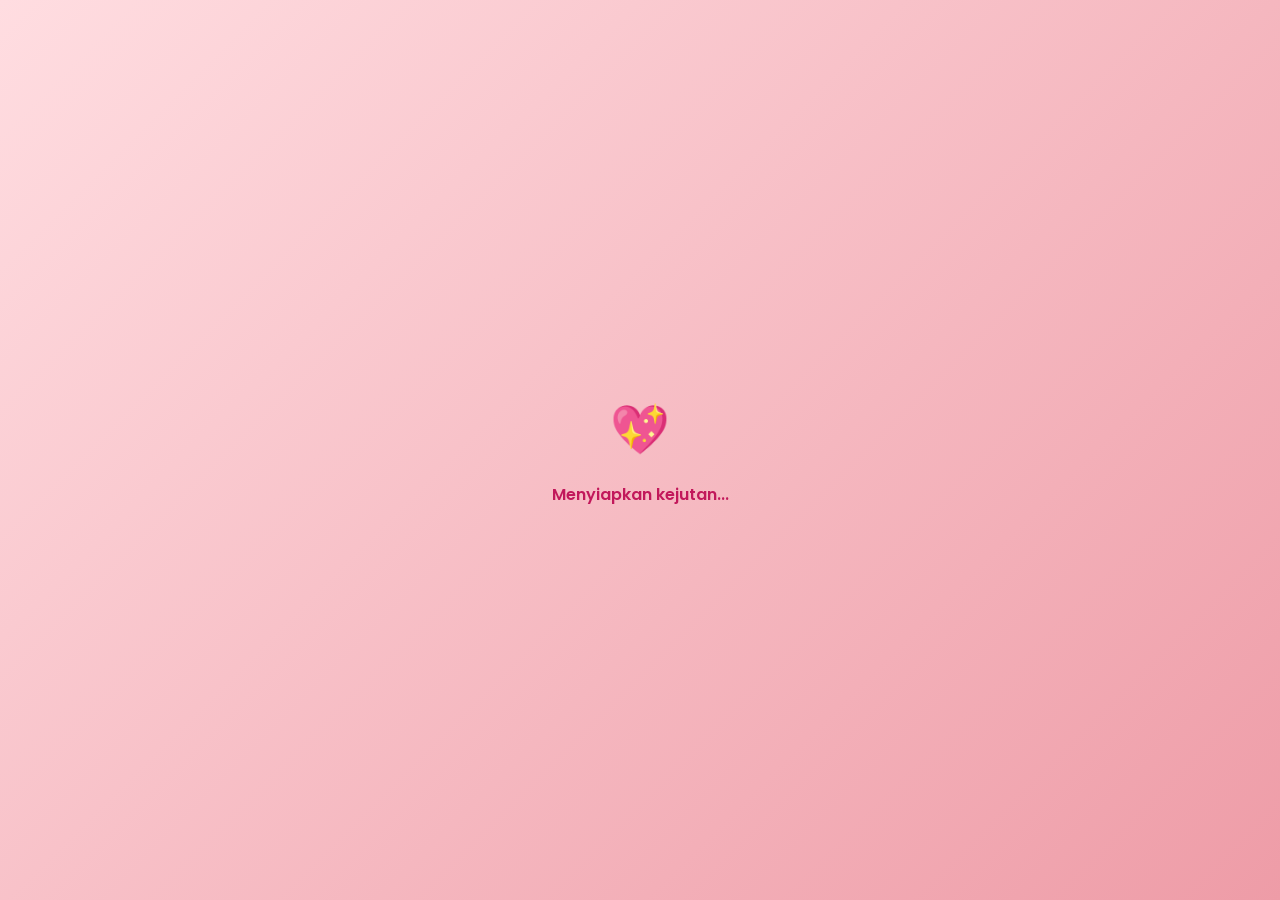
<file: index.html>
<!DOCTYPE html>
<html lang="id">
<head>
    <meta charset="UTF-8">
    <meta name="viewport" content="width=device-width, initial-scale=1.0">
    <title>Happy Birthday Egrrischa ❤️</title>
    <link rel="stylesheet" href="css/style.css">
    <link rel="stylesheet" href="css/animation.css">
    <link rel="stylesheet" href="css/responsive.css">
    <link href="https://fonts.googleapis.com/css2?family=Poppins:wght@300;500;700&display=swap" rel="stylesheet">
    <style>
        body {
            margin: 0;
            min-height: 100vh;
            display: flex;
            align-items: center;
            justify-content: center;
            background: linear-gradient(135deg, #ffdde1, #ee9ca7);
            font-family: 'Poppins', sans-serif;
            overflow: hidden;
            position: relative;
            padding: 24px;
            box-sizing: border-box;
        }
        #loadingScreen {
            position: fixed;
            top: 0; left: 0;
            width: 100%; height: 100%;
            background: linear-gradient(135deg, #ffdde1, #ee9ca7);
            display: flex;
            flex-direction: column;
            align-items: center;
            justify-content: center;
            z-index: 999;
        }
        .loading-heart {
            font-size: 3em;
            animation: heartbeatLoad 1s infinite ease-in-out;
        }
        @keyframes heartbeatLoad {
            0%, 100% { transform: scale(1); }
            50% { transform: scale(1.3); }
        }
        #loadingScreen p {
            color: #c2185b;
            font-weight: 600;
            margin-top: 16px;
        }
        .floating-heart, .floating-star {
            position: fixed;
            bottom: -50px;
            pointer-events: none;
            z-index: 1;
            opacity: 0.85;
        }
        .floating-heart { font-size: 1.5em; animation: floatUp linear forwards; }
        .floating-star { font-size: 1.2em; animation: floatUpTwinkle linear forwards; }
        @keyframes floatUp {
            0% { transform: translateY(0) translateX(0) rotate(0deg); opacity: 0.9; }
            100% { transform: translateY(-110vh) translateX(var(--drift, 20px)) rotate(360deg); opacity: 0; }
        }
        @keyframes floatUpTwinkle {
            0% { transform: translateY(0) scale(0.8); opacity: 0.9; }
            50% { transform: translateY(-55vh) scale(1.3); opacity: 1; }
            100% { transform: translateY(-110vh) scale(0.8); opacity: 0; }
        }
        .container {
            position: relative;
            z-index: 2;
            background: rgba(255, 255, 255, 0.9);
            border-radius: 20px;
            padding: 40px 32px;
            max-width: 480px;
            text-align: center;
            opacity: 0;
            transform: translateY(20px);
            animation: fadeInUp 1.2s ease forwards, glowPulse 3s ease-in-out infinite 1.2s;
        }
        @keyframes fadeInUp { to { opacity: 1; transform: translateY(0); } }
        @keyframes glowPulse {
            0%, 100% { box-shadow: 0 10px 30px rgba(0,0,0,0.15), 0 0 20px rgba(255,105,135,0.3); }
            50% { box-shadow: 0 10px 40px rgba(0,0,0,0.15), 0 0 45px rgba(255,105,135,0.7); }
        }
        .container h2 { margin: 0; font-size: 1.3em; color: #c2185b; }
        .container h1 {
            font-size: 2.2em;
            margin: 10px 0 20px;
            background: linear-gradient(90deg, #c2185b, #ff6b9d, #c2185b);
            background-size: 200% auto;
            -webkit-background-clip: text;
            background-clip: text;
            color: transparent;
            animation: shine 3s linear infinite;
            cursor: pointer;
        }
        @keyframes shine { to { background-position: 200% center; } }
        .container p { color: #4a4a4a; font-size: 1.1em; margin-bottom: 24px; }
        #startBtn {
            padding: 12px 28px;
            border: none;
            border-radius: 25px;
            background: #c2185b;
            color: white;
            font-size: 1.05em;
            cursor: pointer;
            font-family: inherit;
            animation: pulseBtn 1.8s infinite ease-in-out;
        }
        @keyframes pulseBtn {
            0%, 100% { transform: scale(1); }
            50% { transform: scale(1.05); }
        }
        #startBtn:disabled { animation: none; opacity: 0.8; }
    </style>
</head>
<body>
    <div id="loadingScreen">
      <div class="loading-heart">💖</div>
      <p>Menyiapkan kejutan...</p>
    </div>

    <div id="stars"></div>
    <div class="container" id="mainContainer" style="display:none;">
        <h2>🎂 Happy Birthday 🎂</h2>
        <h1 id="eggTitle">Egrrischa ❤️</h1>
        <p id="introText"></p>
        <button id="startBtn">Buka Kejutan 🎁</button>
    </div>

    <script src="js/typing.js"></script>
    <script src="js/fireworks.js"></script>
    <script src="js/envelope.js"></script>
    <script src="js/music.js"></script>
    <script>
        document.addEventListener("DOMContentLoaded", function () {
            setTimeout(function(){
                document.getElementById("loadingScreen").style.display = "none";
                document.getElementById("mainContainer").style.display = "block";

                typingEffect(
                    document.getElementById("introText"),
                    "Ada sesuatu yang spesial untukmu...",
                    60
                );
            }, 2500);

            function spawnFloatingHeart(){
                const heart = document.createElement('div');
                heart.className = 'floating-heart';
                heart.textContent = '❤️';
                heart.style.left = Math.random() * 100 + 'vw';
                heart.style.setProperty('--drift', (Math.random() * 80 - 40) + 'px');
                heart.style.animationDuration = (Math.random() * 4 + 5) + 's';
                document.body.appendChild(heart);
                setTimeout(() => heart.remove(), 9000);
            }
            setInterval(spawnFloatingHeart, 700);

            function spawnFloatingStar(){
                const star = document.createElement('div');
                star.className = 'floating-star';
                star.textContent = '✨';
                star.style.left = Math.random() * 100 + 'vw';
                star.style.animationDuration = (Math.random() * 4 + 6) + 's';
                document.body.appendChild(star);
                setTimeout(() => star.remove(), 10000);
            }
            setInterval(spawnFloatingStar, 800);

            let eggTap0 = 0;
            document.getElementById("eggTitle").addEventListener("click", function(){
                eggTap0++;
                if(eggTap0 === 5){
                    alert("Rahasia kecil 🎉\n\nSebenernya dari awal liat kamu, aku udah tau kamu yang akan jadi tujuan akhirku.");
                    eggTap0 = 0;
                }
            });
        });
    </script>
    <script src="js/main.js"></script>
</body>
</html>
</file>
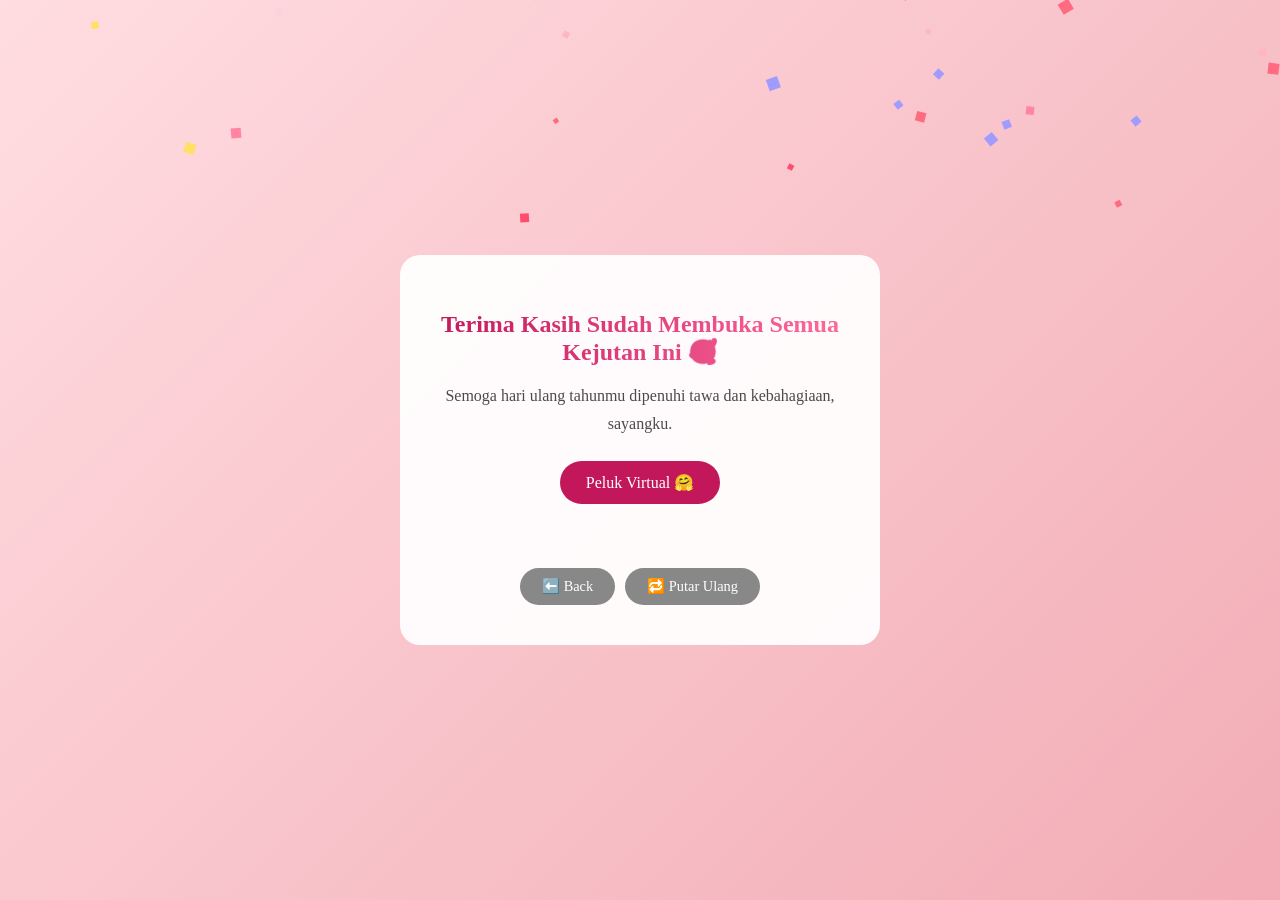
<file: pages/closing.html>
<!DOCTYPE html>
<html lang="id">
<head>
  <meta charset="UTF-8">
  <title>Penutup ❤️</title>
  <style>
    body {
      margin: 0; min-height: 100vh;
      background: linear-gradient(135deg, #ffdde1, #ee9ca7, #ff9a9e, #fecfef);
      background-size: 400% 400%;
      animation: bgShift 8s ease infinite;
      font-family: 'Georgia', serif;
      display: flex; align-items: center; justify-content: center;
      text-align: center; padding: 24px; box-sizing: border-box;
      overflow: hidden; position: relative;
    }
    @keyframes bgShift {
      0%, 100% { background-position: 0% 50%; }
      50% { background-position: 100% 50%; }
    }
    canvas#confetti {
      position: fixed; top: 0; left: 0;
      width: 100%; height: 100%;
      pointer-events: none; z-index: 1;
    }
    .floating-heart, .floating-star {
      position: fixed; bottom: -50px;
      pointer-events: none; z-index: 1;
      animation: floatUp linear forwards;
      opacity: 0.85;
    }
    .floating-heart { font-size: 1.5em; }
    .floating-star { font-size: 1.2em; animation-name: floatUpTwinkle; }
    @keyframes floatUp {
      0% { transform: translateY(0) translateX(0) rotate(0deg); opacity: 0.9; }
      100% { transform: translateY(-110vh) translateX(var(--drift, 20px)) rotate(360deg); opacity: 0; }
    }
    @keyframes floatUpTwinkle {
      0% { transform: translateY(0) scale(0.8); opacity: 0.9; }
      50% { transform: translateY(-55vh) scale(1.3); opacity: 1; }
      100% { transform: translateY(-110vh) scale(0.8); opacity: 0; }
    }
    .box {
      background: rgba(255,255,255,0.93);
      border-radius: 20px; padding: 40px 30px; max-width: 420px;
      position: relative; z-index: 2;
      opacity: 0; transform: translateY(20px) scale(0.95);
      animation: fadeInUp 1.2s ease forwards, glowPulse 3s ease-in-out infinite 1.2s;
    }
    @keyframes fadeInUp { to { opacity: 1; transform: translateY(0) scale(1); } }
    @keyframes glowPulse {
      0%, 100% { box-shadow: 0 10px 30px rgba(0,0,0,0.15), 0 0 20px rgba(255,105,135,0.3); }
      50% { box-shadow: 0 10px 40px rgba(0,0,0,0.15), 0 0 45px rgba(255,105,135,0.7); }
    }
    h1 {
      font-size: 1.5em; margin-bottom: 16px; cursor: pointer;
      background: linear-gradient(90deg, #c2185b, #ff6b9d, #c2185b);
      background-size: 200% auto;
      -webkit-background-clip: text; background-clip: text; color: transparent;
      animation: shine 3s linear infinite;
    }
    @keyframes shine { to { background-position: 200% center; } }
    p { color: #4a4a4a; line-height: 1.7; margin-bottom: 24px; min-height: 24px; }
    .hug-btn {
      padding: 12px 26px; border: none; border-radius: 25px;
      background: #c2185b; color: white; font-size: 1em;
      cursor: pointer; font-family: inherit;
      animation: pulseBtn 1.8s infinite ease-in-out;
    }
    @keyframes pulseBtn {
      0%, 100% { transform: scale(1); }
      50% { transform: scale(1.05); }
    }
    .back-btn, .restart-btn {
      margin-top: 14px; padding: 10px 22px; border: none; border-radius: 20px;
      background: #888; color: white; font-size: 0.9em;
      cursor: pointer; font-family: inherit;
    }
    .nav-row { display: flex; gap: 10px; justify-content: center; margin-top: 10px; }
    #finalNote {
      color: #c2185b; font-weight: 600; margin-top: 16px;
      min-height: 24px;
    }
    .hug-emoji {
      position: fixed; top: 50%; left: 50%;
      transform: translate(-50%, -50%) scale(0);
      font-size: 4em; z-index: 10; pointer-events: none;
    }
    .hug-emoji.show { animation: hugGrow 2s ease-out forwards; }
    @keyframes hugGrow {
      0% { transform: translate(-50%, -50%) scale(0) rotate(0deg); opacity: 1; }
      60% { transform: translate(-50%, -50%) scale(6) rotate(15deg); opacity: 1; }
      100% { transform: translate(-50%, -50%) scale(8) rotate(-10deg); opacity: 0; }
    }
  </style>
</head>
<body>
  <canvas id="confetti"></canvas>

  <div class="box" id="box">
    <h1 id="eggTitle">Terima Kasih Sudah Membuka Semua Kejutan Ini 🥰</h1>
    <p>Semoga hari ulang tahunmu dipenuhi tawa dan kebahagiaan, sayangku.</p>
    <button class="hug-btn" id="hugBtn">Peluk Virtual 🤗</button>
    <div id="finalNote"></div>
    <div class="nav-row">
      <button class="back-btn" id="backBtn">⬅️ Back</button>
      <button class="restart-btn" id="restartBtn">🔁 Putar Ulang</button>
    </div>
  </div>

  <div class="hug-emoji" id="hugEmoji">🤗❤️</div>

  <script>
    const finalNoteText = "Ini bukan akhir cerita kita, sayang. Ini baru permulaan dari banyak kejutan lain yang akan aku siapkan untukmu.";

    function typeFinalNote(){
      const el = document.getElementById('finalNote');
      let i = 0;
      el.textContent = '';
      function type(){
        if(i < finalNoteText.length){
          el.textContent += finalNoteText.charAt(i);
          i++;
          setTimeout(type, 40);
        }
      }
      type();
    }

    document.getElementById('hugBtn').addEventListener('click', function(){
      document.getElementById('hugEmoji').classList.add('show');
      typeFinalNote();
    });

    document.getElementById('backBtn').addEventListener('click', function(){
      window.location.href = "question.html";
    });

    document.getElementById('restartBtn').addEventListener('click', function(){
      window.location.href = "../index.html";
    });

    let eggTap6 = 0;
    document.getElementById("eggTitle").addEventListener("click", function(){
      eggTap6++;
      if(eggTap6 === 5){
        alert("Rahasia kecil 🎉\n\nIni bukan akhir cerita, tapi baru permulaan. Aku nggak sabar nunggu hari kita bener-bener jadi satu, selamanya.");
        eggTap6 = 0;
      }
    });

    const canvas = document.getElementById('confetti');
    const ctx = canvas.getContext('2d');
    canvas.width = window.innerWidth;
    canvas.height = window.innerHeight;
    const colors = ['#ff6b81', '#ffb6c1', '#ff85a2', '#ffd1dc', '#ff4d6d', '#ffe066', '#a29bfe'];
    let confettiPieces = [];

    function spawnConfetti(){
      for(let i = 0; i < 2; i++){
        confettiPieces.push({
          x: Math.random() * canvas.width, y: -10,
          size: Math.random() * 8 + 4,
          color: colors[Math.floor(Math.random() * colors.length)],
          speed: Math.random() * 3 + 2,
          angle: Math.random() * 360,
          spin: Math.random() * 0.2 - 0.1
        });
      }
    }
    function drawConfetti(){
      ctx.clearRect(0, 0, canvas.width, canvas.height);
      confettiPieces.forEach(p => {
        ctx.save();
        ctx.translate(p.x, p.y);
        ctx.rotate(p.angle);
        ctx.fillStyle = p.color;
        ctx.fillRect(-p.size/2, -p.size/2, p.size, p.size);
        ctx.restore();
        p.y += p.speed;
        p.angle += p.spin;
      });
      confettiPieces = confettiPieces.filter(p => p.y < canvas.height + 20);
      requestAnimationFrame(drawConfetti);
    }
    setInterval(spawnConfetti, 100);
    drawConfetti();
    window.addEventListener('resize', () => {
      canvas.width = window.innerWidth;
      canvas.height = window.innerHeight;
    });

    function spawnFloatingHeart(){
      const heart = document.createElement('div');
      heart.className = 'floating-heart';
      heart.textContent = '❤️';
      heart.style.left = Math.random() * 100 + 'vw';
      heart.style.setProperty('--drift', (Math.random() * 80 - 40) + 'px');
      heart.style.animationDuration = (Math.random() * 4 + 5) + 's';
      document.body.appendChild(heart);
      setTimeout(() => heart.remove(), 9000);
    }
    setInterval(spawnFloatingHeart, 600);

    function spawnFloatingStar(){
      const star = document.createElement('div');
      star.className = 'floating-star';
      star.textContent = '✨';
      star.style.left = Math.random() * 100 + 'vw';
      star.style.setProperty('--drift', (Math.random() * 60 - 30) + 'px');
      star.style.animationDuration = (Math.random() * 4 + 6) + 's';
      document.body.appendChild(star);
      setTimeout(() => star.remove(), 10000);
    }
    setInterval(spawnFloatingStar, 700);
  </script>
</body>
</html>
</file>
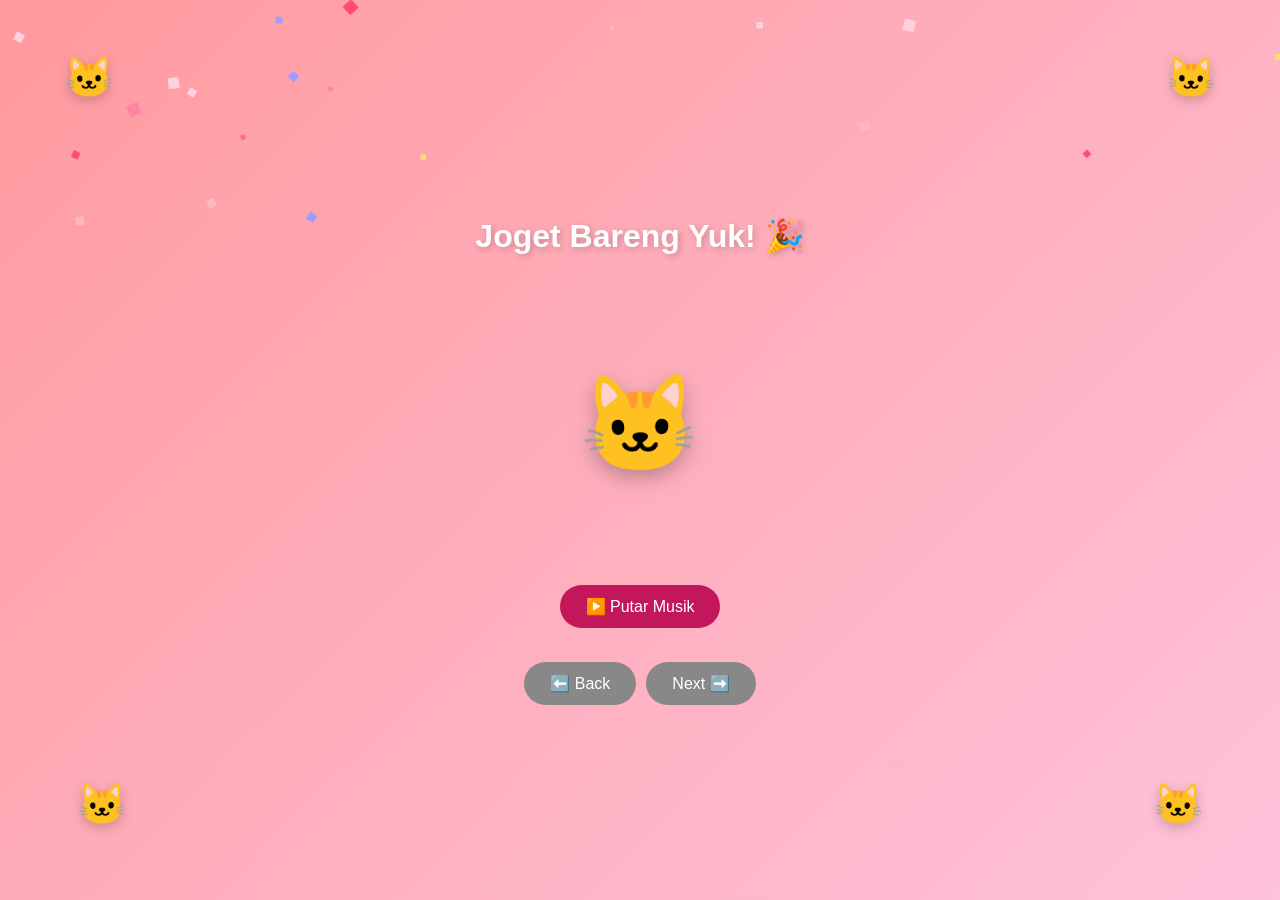
<file: pages/dance.html>
<!DOCTYPE html>
<html lang="id">
<head>
  <meta charset="UTF-8">
  <title>Joget Bareng! 🐱</title>
  <style>
    body {
      margin: 0; min-height: 100vh;
      background: linear-gradient(135deg, #ff9a9e, #fecfef, #fad0c4, #a18cd1);
      background-size: 400% 400%;
      animation: bgShift 10s ease infinite;
      font-family: 'Poppins', sans-serif;
      display: flex; flex-direction: column;
      align-items: center; justify-content: center;
      overflow: hidden; text-align: center;
      padding: 20px; box-sizing: border-box;
      position: relative;
    }
    @keyframes bgShift {
      0%,100% { background-position: 0% 50%; }
      50% { background-position: 100% 50%; }
    }
    canvas#confetti {
      position: fixed; top: 0; left: 0;
      width: 100%; height: 100%;
      pointer-events: none; z-index: 1;
    }
    .floating-heart, .floating-star {
      position: fixed; bottom: -50px;
      pointer-events: none; z-index: 1;
      animation: floatUp linear forwards;
      opacity: 0.85;
    }
    .floating-heart { font-size: 1.5em; }
    .floating-star { font-size: 1.2em; animation-name: floatUpTwinkle; }
    @keyframes floatUp {
      0% { transform: translateY(0) translateX(0) rotate(0deg); opacity: 0.9; }
      100% { transform: translateY(-110vh) translateX(var(--drift, 20px)) rotate(360deg); opacity: 0; }
    }
    @keyframes floatUpTwinkle {
      0% { transform: translateY(0) scale(0.8); opacity: 0.9; }
      50% { transform: translateY(-55vh) scale(1.3); opacity: 1; }
      100% { transform: translateY(-110vh) scale(0.8); opacity: 0; }
    }
    h1 {
      color: #fff;
      text-shadow: 2px 2px 6px rgba(0,0,0,0.2);
      margin-bottom: 30px;
      cursor: pointer;
      position: relative; z-index: 2;
    }
    .stage {
      position: relative; width: 280px; height: 280px;
      display: flex; align-items: center; justify-content: center;
      z-index: 2;
    }
    .cat {
      font-size: 6em; display: inline-block;
      animation: bigDance 0.6s infinite ease-in-out;
      filter: drop-shadow(0 8px 10px rgba(0,0,0,0.25));
    }
    @keyframes bigDance {
      0%   { transform: translateY(0) rotate(-15deg) scale(1); }
      20%  { transform: translateY(-25px) rotate(15deg) scale(1.05); }
      40%  { transform: translateY(0) rotate(-15deg) scale(1); }
      60%  { transform: translateY(-25px) rotate(15deg) scale(1.05); }
      80%  { transform: translateY(0) rotate(-10deg) scale(1); }
      100% { transform: translateY(0) rotate(-15deg) scale(1); }
    }
    .mini-cat {
      position: fixed;
      font-size: 2.5em;
      z-index: 2;
      animation: miniDance 0.7s infinite ease-in-out;
      filter: drop-shadow(0 4px 6px rgba(0,0,0,0.2));
    }
    .mini-cat.tl { top: 6%; left: 5%; animation-delay: 0.1s; }
    .mini-cat.tr { top: 6%; right: 5%; animation-delay: 0.3s; transform: scaleX(-1); }
    .mini-cat.bl { bottom: 8%; left: 6%; animation-delay: 0.5s; }
    .mini-cat.br { bottom: 8%; right: 6%; animation-delay: 0.2s; transform: scaleX(-1); }
    @keyframes miniDance {
      0%, 100% { transform: translateY(0) rotate(-10deg); }
      50% { transform: translateY(-12px) rotate(10deg); }
    }
    .mini-cat.tr, .mini-cat.br {
      animation-name: miniDanceFlip;
    }
    @keyframes miniDanceFlip {
      0%, 100% { transform: scaleX(-1) translateY(0) rotate(-10deg); }
      50% { transform: scaleX(-1) translateY(-12px) rotate(10deg); }
    }
    .note {
      position: absolute; font-size: 1.8em;
      animation: noteFly 1.6s infinite ease-in-out;
      opacity: 0;
    }
    .note:nth-child(1) { top: 10%; left: 5%; animation-delay: 0s; }
    .note:nth-child(2) { top: 20%; right: 5%; animation-delay: 0.4s; }
    .note:nth-child(3) { bottom: 15%; left: 10%; animation-delay: 0.8s; }
    .note:nth-child(4) { bottom: 10%; right: 10%; animation-delay: 1.2s; }
    @keyframes noteFly {
      0% { transform: translateY(0) scale(0.5); opacity: 0; }
      50% { transform: translateY(-30px) scale(1.2); opacity: 1; }
      100% { transform: translateY(-60px) scale(0.5); opacity: 0; }
    }
    .music-btn {
      margin-top: 20px; padding: 12px 26px; border: none; border-radius: 25px;
      background: #c2185b; color: white; font-size: 1em;
      cursor: pointer; font-family: inherit;
      position: relative; z-index: 3;
    }
    .nav-row { display: flex; gap: 10px; justify-content: center; margin-top: 14px; position: relative; z-index: 3; }
  </style>
</head>
<body>
  <canvas id="confetti"></canvas>

  <span class="mini-cat tl">🐱</span>
  <span class="mini-cat tr">🐱</span>
  <span class="mini-cat bl">🐱</span>
  <span class="mini-cat br">🐱</span>

  <h1 id="eggTitle">Joget Bareng Yuk! 🎉</h1>

  <div class="stage">
    <span class="note">🎵</span>
    <span class="note">🎶</span>
    <span class="note">🎵</span>
    <span class="note">🎶</span>
    <span class="cat">🐱</span>
  </div>

  <button class="music-btn" id="musicBtn">▶️ Putar Musik</button>
  <div class="nav-row">
    <button class="music-btn" id="backBtn" style="background:#888;">⬅️ Back</button>
    <button class="music-btn" id="nextBtn" style="background:#888;">Next ➡️</button>
  </div>

  <audio id="bgMusic" loop>
    <source src="../assets/music2.mp3" type="audio/mpeg">
  </audio>

  <script src="../js/music.js"></script>
  <script>
    let isPlaying = false;
    document.getElementById("musicBtn").addEventListener("click", function(){
      const btn = this;
      if(isPlaying){
        document.getElementById("bgMusic").pause();
        btn.textContent = "▶️ Putar Musik";
      } else {
        playMusic();
        btn.textContent = "⏸️ Pause Musik";
      }
      isPlaying = !isPlaying;
    });

    document.getElementById("nextBtn").addEventListener("click", function(){
      window.location.href = "gallery.html";
    });

    document.getElementById("backBtn").addEventListener("click", function(){
      window.location.href = "letter.html";
    });

    let eggTap2 = 0;
    document.getElementById("eggTitle").addEventListener("click", function(){
      eggTap2++;
      if(eggTap2 === 5){
        alert("Rahasia kecil 🎉\n\nSi kucing ini sebenernya mewakili aku, lagi joget saking senangnya ulang tahunmu tiba. Makasih udah bikin hari-hariku selucu dan seceria ini.");
        eggTap2 = 0;
      }
    });

    const canvas = document.getElementById('confetti');
    const ctx = canvas.getContext('2d');
    canvas.width = window.innerWidth;
    canvas.height = window.innerHeight;
    const colors = ['#ff6b81', '#ffb6c1', '#ff85a2', '#ffd1dc', '#ff4d6d', '#ffe066', '#a29bfe'];
    let confettiPieces = [];

    function spawnConfetti(){
      for(let i = 0; i < 2; i++){
        confettiPieces.push({
          x: Math.random() * canvas.width, y: -10,
          size: Math.random() * 8 + 4,
          color: colors[Math.floor(Math.random() * colors.length)],
          speed: Math.random() * 3 + 2,
          angle: Math.random() * 360,
          spin: Math.random() * 0.2 - 0.1
        });
      }
    }
    function drawConfetti(){
      ctx.clearRect(0, 0, canvas.width, canvas.height);
      confettiPieces.forEach(p => {
        ctx.save();
        ctx.translate(p.x, p.y);
        ctx.rotate(p.angle);
        ctx.fillStyle = p.color;
        ctx.fillRect(-p.size/2, -p.size/2, p.size, p.size);
        ctx.restore();
        p.y += p.speed;
        p.angle += p.spin;
      });
      confettiPieces = confettiPieces.filter(p => p.y < canvas.height + 20);
      requestAnimationFrame(drawConfetti);
    }
    setInterval(spawnConfetti, 100);
    drawConfetti();
    window.addEventListener('resize', () => {
      canvas.width = window.innerWidth;
      canvas.height = window.innerHeight;
    });

    function spawnFloatingHeart(){
      const heart = document.createElement('div');
      heart.className = 'floating-heart';
      heart.textContent = '❤️';
      heart.style.left = Math.random() * 100 + 'vw';
      heart.style.setProperty('--drift', (Math.random() * 80 - 40) + 'px');
      heart.style.animationDuration = (Math.random() * 4 + 5) + 's';
      document.body.appendChild(heart);
      setTimeout(() => heart.remove(), 9000);
    }
    setInterval(spawnFloatingHeart, 600);

    function spawnFloatingStar(){
      const star = document.createElement('div');
      star.className = 'floating-star';
      star.textContent = '✨';
      star.style.left = Math.random() * 100 + 'vw';
      star.style.setProperty('--drift', (Math.random() * 60 - 30) + 'px');
      star.style.animationDuration = (Math.random() * 4 + 6) + 's';
      document.body.appendChild(star);
      setTimeout(() => star.remove(), 10000);
    }
    setInterval(spawnFloatingStar, 700);
  </script>
</body>
</html>
</file>
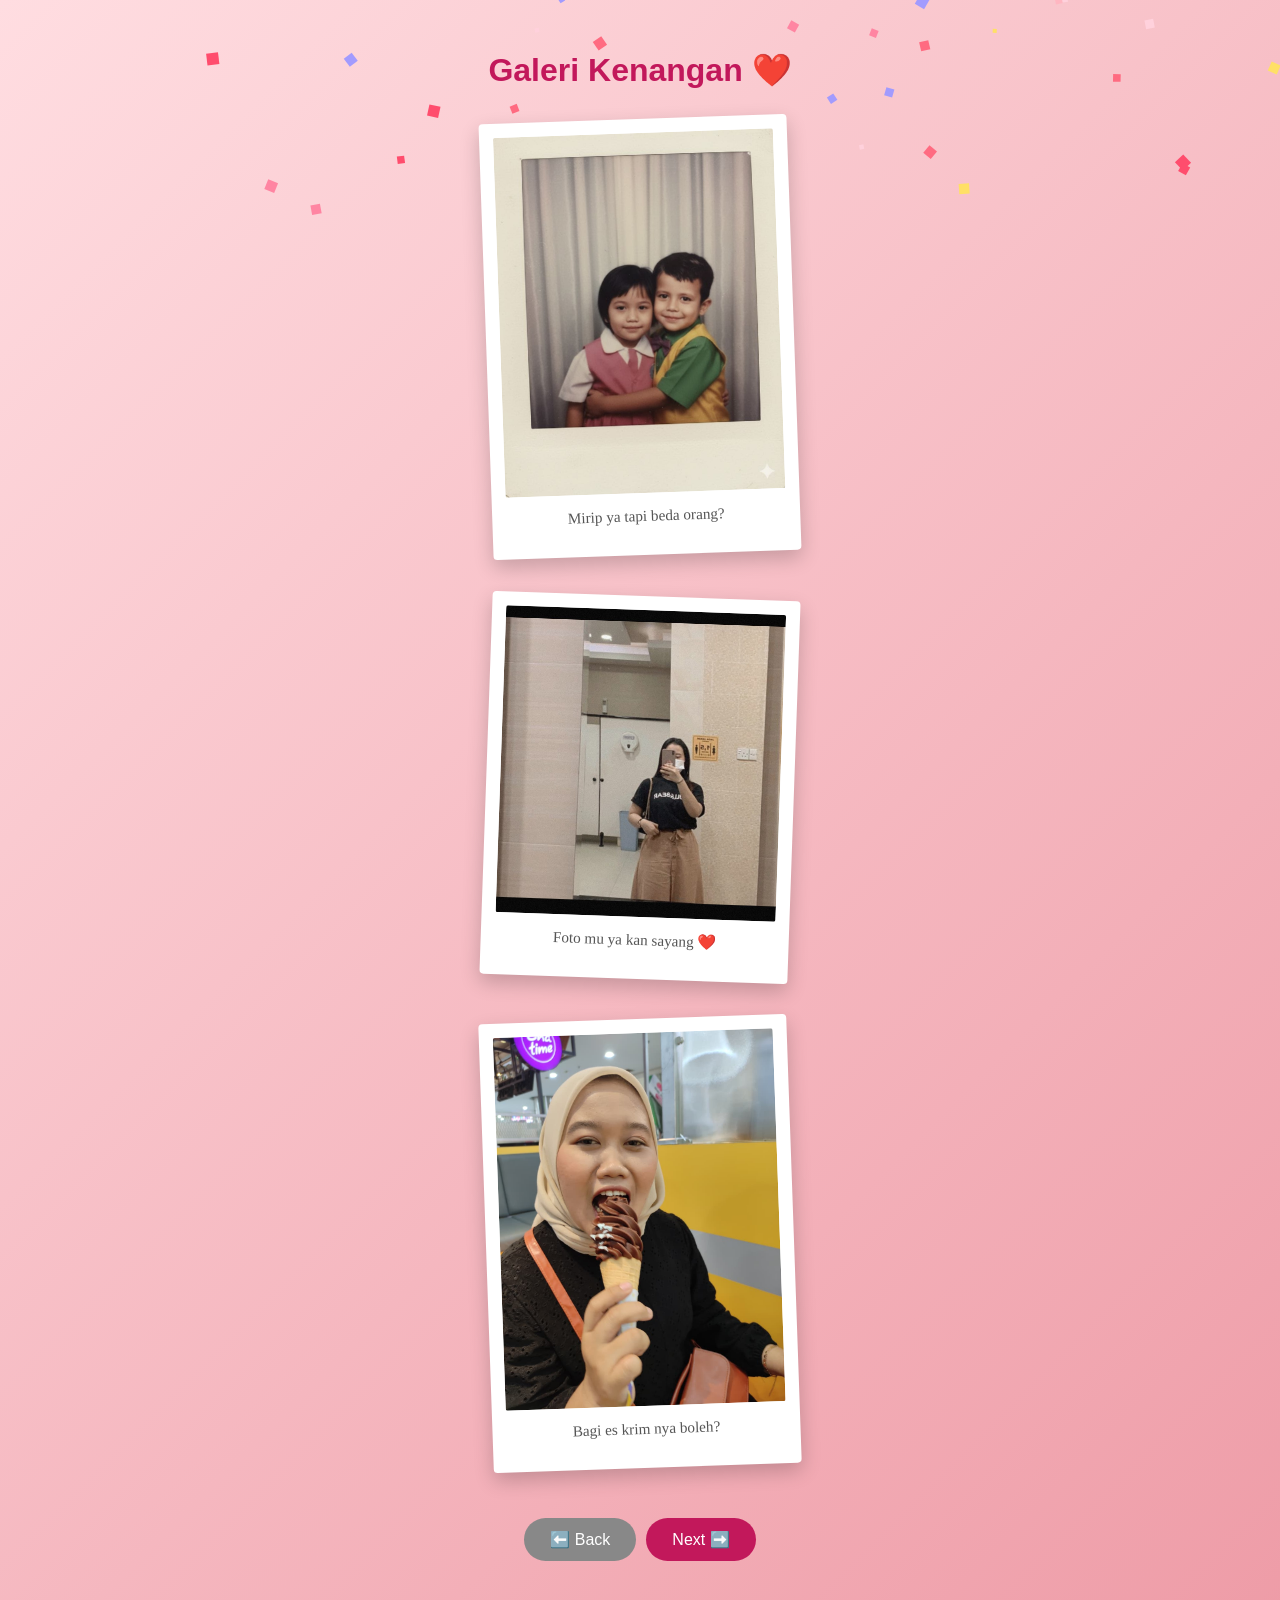
<file: pages/gallery.html>
<!DOCTYPE html>
<html lang="id">
<head>
  <meta charset="UTF-8">
  <title>Galeri Kenangan ❤️</title>
  <style>
    body {
      margin: 0; min-height: 100vh;
      background: linear-gradient(135deg, #ffdde1, #ee9ca7);
      font-family: 'Poppins', sans-serif;
      text-align: center; padding: 30px 16px 60px; box-sizing: border-box;
      position: relative; overflow-x: hidden;
    }
    canvas#confetti {
      position: fixed; top: 0; left: 0;
      width: 100%; height: 100%;
      pointer-events: none; z-index: 1;
    }
    .floating-heart, .floating-star {
      position: fixed; bottom: -50px;
      pointer-events: none; z-index: 1;
      animation: floatUp linear forwards;
      opacity: 0.85;
    }
    .floating-heart { font-size: 1.5em; }
    .floating-star { font-size: 1.2em; animation-name: floatUpTwinkle; }
    @keyframes floatUp {
      0% { transform: translateY(0) translateX(0) rotate(0deg); opacity: 0.9; }
      100% { transform: translateY(-110vh) translateX(var(--drift, 20px)) rotate(360deg); opacity: 0; }
    }
    @keyframes floatUpTwinkle {
      0% { transform: translateY(0) scale(0.8); opacity: 0.9; }
      50% { transform: translateY(-55vh) scale(1.3); opacity: 1; }
      100% { transform: translateY(-110vh) scale(0.8); opacity: 0; }
    }
    h1 { color: #c2185b; margin-bottom: 30px; cursor: pointer; position: relative; z-index: 2; }
    .polaroid {
      background: white; padding: 14px 14px 30px; max-width: 280px;
      margin: 0 auto 40px; box-shadow: 0 8px 20px rgba(0,0,0,0.2);
      border-radius: 4px; opacity: 0;
      transform: translateY(40px) rotate(0deg);
      transition: opacity 0.8s ease, transform 0.8s ease;
      position: relative; z-index: 2;
    }
    .polaroid:nth-child(odd) { transform: translateY(40px) rotate(-4deg); }
    .polaroid:nth-child(even) { transform: translateY(40px) rotate(4deg); }
    .polaroid.visible { opacity: 1; transform: translateY(0) rotate(-2deg); }
    .polaroid:nth-child(even).visible { transform: translateY(0) rotate(2deg); }
    .polaroid img { width: 100%; display: block; border-radius: 2px; }
    .caption { margin-top: 14px; font-family: 'Georgia', serif; color: #555; font-size: 0.95em; }
    .next-btn {
      margin-top: 10px; padding: 12px 26px; border: none; border-radius: 25px;
      background: #c2185b; color: white; font-size: 1em;
      cursor: pointer; font-family: inherit;
      position: relative; z-index: 2;
    }
    .nav-row { display: flex; gap: 10px; justify-content: center; position: relative; z-index: 2; }
  </style>
</head>
<body>
  <canvas id="confetti"></canvas>

  <h1 id="eggTitle">Galeri Kenangan ❤️</h1>

  <div class="polaroid">
    <img src="../assets/foto1.jpg" alt="Foto 1">
    <div class="caption">Mirip ya tapi beda orang?</div>
  </div>

  <div class="polaroid">
    <img src="../assets/foto2.jpg" alt="Foto 2">
    <div class="caption">Foto mu ya kan sayang ❤️</div>
  </div>

  <div class="polaroid">
    <img src="../assets/foto3.jpg" alt="Foto 3">
    <div class="caption">Bagi es krim nya boleh?</div>
  </div>

  <div class="nav-row">
    <button class="next-btn" id="backBtn" style="background:#888;">⬅️ Back</button>
    <button class="next-btn" id="nextBtn">Next ➡️</button>
  </div>

  <script>
    const polaroids = document.querySelectorAll('.polaroid');

    function checkVisible(){
      polaroids.forEach(p => {
        const rect = p.getBoundingClientRect();
        if(rect.top < window.innerHeight * 0.85){
          p.classList.add('visible');
        }
      });
    }
    window.addEventListener('scroll', checkVisible);
    window.addEventListener('load', checkVisible);

    document.getElementById('nextBtn').addEventListener('click', function(){
      window.location.href = "reasons.html";
    });

    document.getElementById('backBtn').addEventListener('click', function(){
      window.location.href = "dance.html";
    });

    let eggTap4 = 0;
    document.getElementById("eggTitle").addEventListener("click", function(){
      eggTap4++;
      if(eggTap4 === 5){
        alert("Rahasia kecil 🎉\n\nSetiap foto di galeri ini nyimpen cerita yang aku selalu suka inget. Makasih udah jadi bagian dari kenangan terbaikku.");
        eggTap4 = 0;
      }
    });

    const canvas = document.getElementById('confetti');
    const ctx = canvas.getContext('2d');
    canvas.width = window.innerWidth;
    canvas.height = window.innerHeight;
    const colors = ['#ff6b81', '#ffb6c1', '#ff85a2', '#ffd1dc', '#ff4d6d', '#ffe066', '#a29bfe'];
    let confettiPieces = [];

    function spawnConfetti(){
      for(let i = 0; i < 2; i++){
        confettiPieces.push({
          x: Math.random() * canvas.width, y: -10,
          size: Math.random() * 8 + 4,
          color: colors[Math.floor(Math.random() * colors.length)],
          speed: Math.random() * 3 + 2,
          angle: Math.random() * 360,
          spin: Math.random() * 0.2 - 0.1
        });
      }
    }
    function drawConfetti(){
      ctx.clearRect(0, 0, canvas.width, canvas.height);
      confettiPieces.forEach(p => {
        ctx.save();
        ctx.translate(p.x, p.y);
        ctx.rotate(p.angle);
        ctx.fillStyle = p.color;
        ctx.fillRect(-p.size/2, -p.size/2, p.size, p.size);
        ctx.restore();
        p.y += p.speed;
        p.angle += p.spin;
      });
      confettiPieces = confettiPieces.filter(p => p.y < canvas.height + 20);
      requestAnimationFrame(drawConfetti);
    }
    setInterval(spawnConfetti, 100);
    drawConfetti();
    window.addEventListener('resize', () => {
      canvas.width = window.innerWidth;
      canvas.height = window.innerHeight;
    });

    function spawnFloatingHeart(){
      const heart = document.createElement('div');
      heart.className = 'floating-heart';
      heart.textContent = '❤️';
      heart.style.left = Math.random() * 100 + 'vw';
      heart.style.setProperty('--drift', (Math.random() * 80 - 40) + 'px');
      heart.style.animationDuration = (Math.random() * 4 + 5) + 's';
      document.body.appendChild(heart);
      setTimeout(() => heart.remove(), 9000);
    }
    setInterval(spawnFloatingHeart, 600);

    function spawnFloatingStar(){
      const star = document.createElement('div');
      star.className = 'floating-star';
      star.textContent = '✨';
      star.style.left = Math.random() * 100 + 'vw';
      star.style.setProperty('--drift', (Math.random() * 60 - 30) + 'px');
      star.style.animationDuration = (Math.random() * 4 + 6) + 's';
      document.body.appendChild(star);
      setTimeout(() => star.remove(), 10000);
    }
    setInterval(spawnFloatingStar, 700);
  </script>
</body>
</html>
</file>
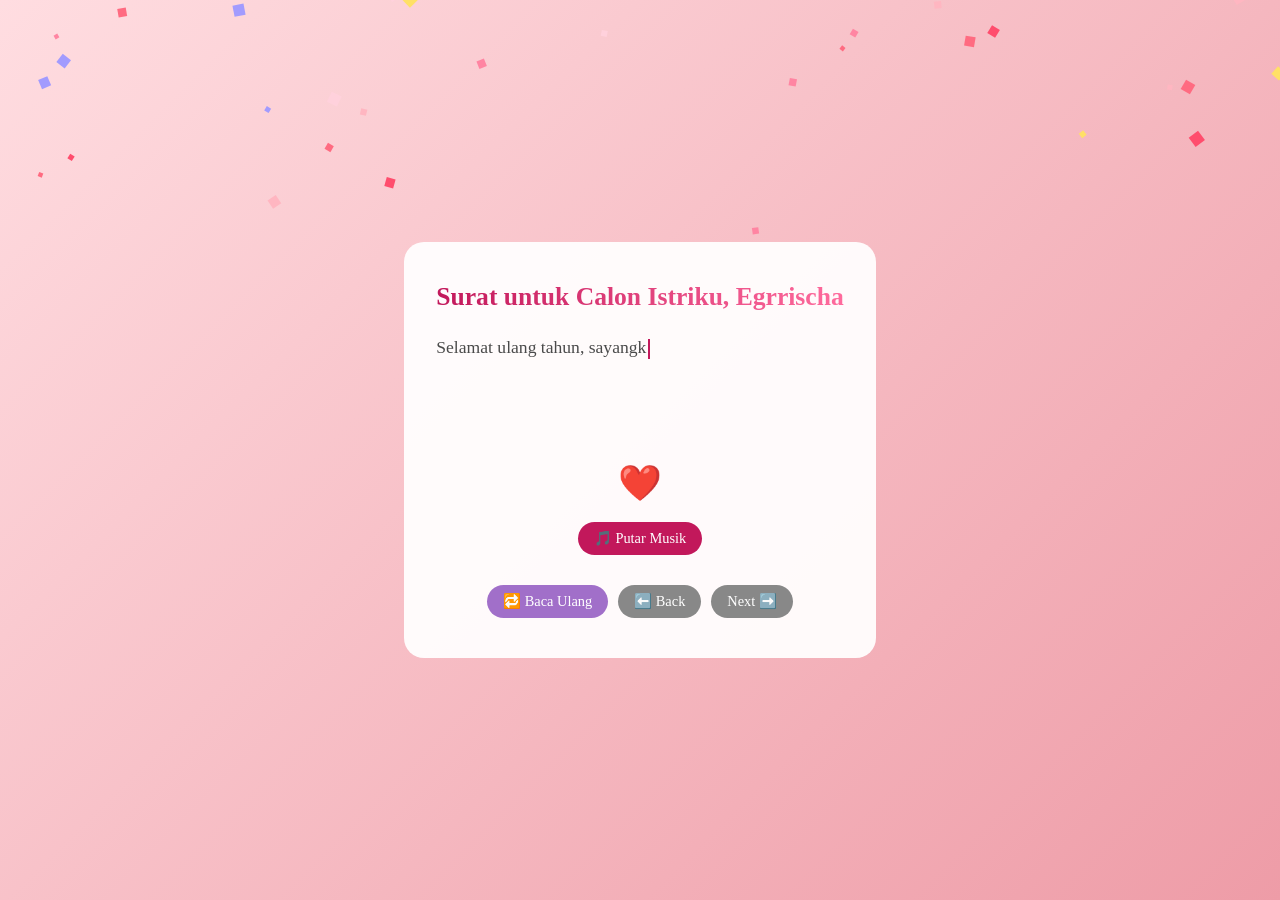
<file: pages/letter.html>
<!DOCTYPE html>
<html lang="id">
<head>
  <meta charset="UTF-8">
  <title>Untuk Egrrischa ❤️</title>
  <link rel="stylesheet" href="../css/style.css">
  <style>
    body {
      margin: 0; min-height: 100vh;
      display: flex; align-items: center; justify-content: center;
      background: linear-gradient(135deg, #ffdde1, #ee9ca7);
      font-family: 'Georgia', 'Times New Roman', serif;
      padding: 24px; box-sizing: border-box;
      overflow: hidden; position: relative;
    }
    canvas#confetti {
      position: fixed; top: 0; left: 0;
      width: 100%; height: 100%;
      pointer-events: none; z-index: 1;
    }
    .floating-heart, .floating-star, .floating-butterfly {
      position: fixed; bottom: -50px;
      pointer-events: none; z-index: 1;
      animation: floatUp linear forwards;
      opacity: 0.85;
    }
    .floating-heart { font-size: 1.5em; }
    .floating-star { font-size: 1.2em; animation-name: floatUpTwinkle; }
    .floating-butterfly { font-size: 1.6em; animation-name: floatUpSway; }
    @keyframes floatUp {
      0% { transform: translateY(0) translateX(0) rotate(0deg); opacity: 0.9; }
      100% { transform: translateY(-110vh) translateX(var(--drift, 20px)) rotate(360deg); opacity: 0; }
    }
    @keyframes floatUpTwinkle {
      0% { transform: translateY(0) scale(0.8); opacity: 0.9; }
      50% { transform: translateY(-55vh) scale(1.3); opacity: 1; }
      100% { transform: translateY(-110vh) scale(0.8); opacity: 0; }
    }
    @keyframes floatUpSway {
      0% { transform: translateY(0) translateX(0) rotate(-10deg); opacity: 0.9; }
      25% { transform: translateY(-27vh) translateX(30px) rotate(10deg); }
      50% { transform: translateY(-55vh) translateX(-30px) rotate(-10deg); }
      75% { transform: translateY(-82vh) translateX(30px) rotate(10deg); }
      100% { transform: translateY(-110vh) translateX(0) rotate(-10deg); opacity: 0; }
    }
    .letter-card {
      background: rgba(255, 255, 255, 0.93);
      border-radius: 20px; padding: 40px 32px; max-width: 500px;
      text-align: center; opacity: 0; transform: translateY(20px);
      animation: fadeInUp 1.2s ease forwards, glowPulse 3s ease-in-out infinite 1.2s;
      position: relative; z-index: 2;
    }
    .letter-card h1 {
      font-size: 1.6em; margin-bottom: 20px;
      background: linear-gradient(90deg, #c2185b, #ff6b9d, #c2185b);
      background-size: 200% auto;
      -webkit-background-clip: text; background-clip: text; color: transparent;
      animation: shine 3s linear infinite;
      cursor: pointer;
    }
    @keyframes shine { to { background-position: 200% center; } }
    #letterText {
      color: #4a4a4a; font-size: 1.1em; line-height: 1.8; min-height: 120px;
      text-align: left;
    }
    .pen-cursor {
      display: inline-block;
      width: 2px;
      height: 1.1em;
      background: #c2185b;
      animation: penBlink 0.8s infinite;
      vertical-align: middle;
      margin-left: 2px;
    }
    @keyframes penBlink {
      0%, 100% { opacity: 1; }
      50% { opacity: 0; }
    }
    .heart {
      font-size: 2.2em; display: inline-block; margin-top: 10px;
      animation: heartbeat 1.2s infinite ease-in-out;
    }
    @keyframes heartbeat {
      0%   { transform: scale(1); }
      14%  { transform: scale(1.3); }
      28%  { transform: scale(1); }
      42%  { transform: scale(1.3); }
      70%  { transform: scale(1); }
      100% { transform: scale(1); }
    }
    .music-btn {
      margin-top: 18px; padding: 8px 16px; border: none; border-radius: 20px;
      background: #c2185b; color: white; font-size: 0.9em;
      cursor: pointer; font-family: inherit;
    }
    .nav-row { display: flex; gap: 10px; justify-content: center; margin-top: 12px; flex-wrap: wrap; }
    @keyframes fadeInUp { to { opacity: 1; transform: translateY(0); } }
    @keyframes glowPulse {
      0%, 100% { box-shadow: 0 10px 30px rgba(0,0,0,0.15), 0 0 20px rgba(255,105,135,0.3); }
      50% { box-shadow: 0 10px 40px rgba(0,0,0,0.15), 0 0 45px rgba(255,105,135,0.7); }
    }
  </style>
</head>
<body>
  <canvas id="confetti"></canvas>

  <div class="letter-card" id="letter">
    <h1 id="eggTitle">Surat untuk Calon Istriku, Egrrischa</h1>
    <p id="letterText"></p>
    <div class="heart">❤️</div>
    <br>
    <button class="music-btn" id="musicBtn">🎵 Putar Musik</button>
    <div class="nav-row">
      <button class="music-btn" id="rereadBtn" style="background:#a16fc9;">🔁 Baca Ulang</button>
      <button class="music-btn" id="backBtn" style="background:#888;">⬅️ Back</button>
      <button class="music-btn" id="nextBtn" style="background:#888;">Next ➡️</button>
    </div>
  </div>

  <audio id="bgMusic" loop>
    <source src="../assets/music1.mp3" type="audio/mpeg">
  </audio>

  <script src="../js/envelope.js"></script>
  <script src="../js/music.js"></script>
  <script>
    const letterMessage = "Selamat ulang tahun, sayangku. Aku tidak sabar menanti hari aku bisa menyebutmu istriku. Terima kasih telah memilih berjalan bersamaku. Aku mencintaimu, hari ini dan selamanya.";

    function writeLetter(element, text, speed){
      let i = 0;
      element.innerHTML = '<span class="pen-cursor"></span>';
      function type(){
        if(i < text.length){
          element.innerHTML = text.substring(0, i + 1) + '<span class="pen-cursor"></span>';
          i++;
          setTimeout(type, speed);
        } else {
          element.innerHTML = text;
        }
      }
      type();
    }

    document.addEventListener("DOMContentLoaded", function () {
      openEnvelope();
      const letterTextEl = document.getElementById("letterText");
      writeLetter(letterTextEl, letterMessage, 40);

      document.getElementById("rereadBtn").addEventListener("click", function(){
        writeLetter(letterTextEl, letterMessage, 40);
      });

      let isPlaying = false;
      document.getElementById("musicBtn").addEventListener("click", function(){
        const btn = this;
        if(isPlaying){
          document.getElementById("bgMusic").pause();
          btn.textContent = "🎵 Putar Musik";
        } else {
          playMusic();
          btn.textContent = "⏸️ Pause Musik";
        }
        isPlaying = !isPlaying;
      });

      document.getElementById("bgMusic").addEventListener("ended", function(){
        window.location.href = "dance.html";
      });

      document.getElementById("nextBtn").addEventListener("click", function(){
        window.location.href = "dance.html";
      });

      document.getElementById("backBtn").addEventListener("click", function(){
        window.location.href = "../index.html";
      });

      const canvas = document.getElementById('confetti');
      const ctx = canvas.getContext('2d');
      canvas.width = window.innerWidth;
      canvas.height = window.innerHeight;
      const colors = ['#ff6b81', '#ffb6c1', '#ff85a2', '#ffd1dc', '#ff4d6d', '#ffe066', '#a29bfe'];
      let confettiPieces = [];

      function spawnConfetti(){
        for(let i = 0; i < 2; i++){
          confettiPieces.push({
            x: Math.random() * canvas.width, y: -10,
            size: Math.random() * 8 + 4,
            color: colors[Math.floor(Math.random() * colors.length)],
            speed: Math.random() * 3 + 2,
            angle: Math.random() * 360,
            spin: Math.random() * 0.2 - 0.1
          });
        }
      }
      function drawConfetti(){
        ctx.clearRect(0, 0, canvas.width, canvas.height);
        confettiPieces.forEach(p => {
          ctx.save();
          ctx.translate(p.x, p.y);
          ctx.rotate(p.angle);
          ctx.fillStyle = p.color;
          ctx.fillRect(-p.size/2, -p.size/2, p.size, p.size);
          ctx.restore();
          p.y += p.speed;
          p.angle += p.spin;
        });
        confettiPieces = confettiPieces.filter(p => p.y < canvas.height + 20);
        requestAnimationFrame(drawConfetti);
      }
      setInterval(spawnConfetti, 80);
      drawConfetti();
      window.addEventListener('resize', () => {
        canvas.width = window.innerWidth;
        canvas.height = window.innerHeight;
      });

      function spawnFloatingHeart(){
        const heart = document.createElement('div');
        heart.className = 'floating-heart';
        heart.textContent = '❤️';
        heart.style.left = Math.random() * 100 + 'vw';
        heart.style.setProperty('--drift', (Math.random() * 80 - 40) + 'px');
        heart.style.animationDuration = (Math.random() * 4 + 5) + 's';
        document.body.appendChild(heart);
        setTimeout(() => heart.remove(), 9000);
      }
      setInterval(spawnFloatingHeart, 500);

      function spawnFloatingStar(){
        const star = document.createElement('div');
        star.className = 'floating-star';
        star.textContent = '✨';
        star.style.left = Math.random() * 100 + 'vw';
        star.style.setProperty('--drift', (Math.random() * 60 - 30) + 'px');
        star.style.animationDuration = (Math.random() * 4 + 6) + 's';
        document.body.appendChild(star);
        setTimeout(() => star.remove(), 10000);
      }
      setInterval(spawnFloatingStar, 600);

      function spawnButterfly(){
        const butterfly = document.createElement('div');
        butterfly.className = 'floating-butterfly';
        butterfly.textContent = '🦋';
        butterfly.style.left = Math.random() * 100 + 'vw';
        butterfly.style.animationDuration = (Math.random() * 3 + 7) + 's';
        document.body.appendChild(butterfly);
        setTimeout(() => butterfly.remove(), 11000);
      }
      setInterval(spawnButterfly, 1500);

      let eggTap1 = 0;
      document.getElementById("eggTitle").addEventListener("click", function(){
        eggTap1++;
        if(eggTap1 === 5){
          alert("Rahasia kecil 🎉\n\nKalau kamu nemu ini, berarti kamu memang teliti baca surat ini sampai habis. Itu salah satu alasan aku makin yakin sama kamu — kamu selalu perhatian sama hal-hal kecil. Aku serius pengen menikahimu, sayang.");
          eggTap1 = 0;
        }
      });
    });
  </script>
</body>
</html>
</file>
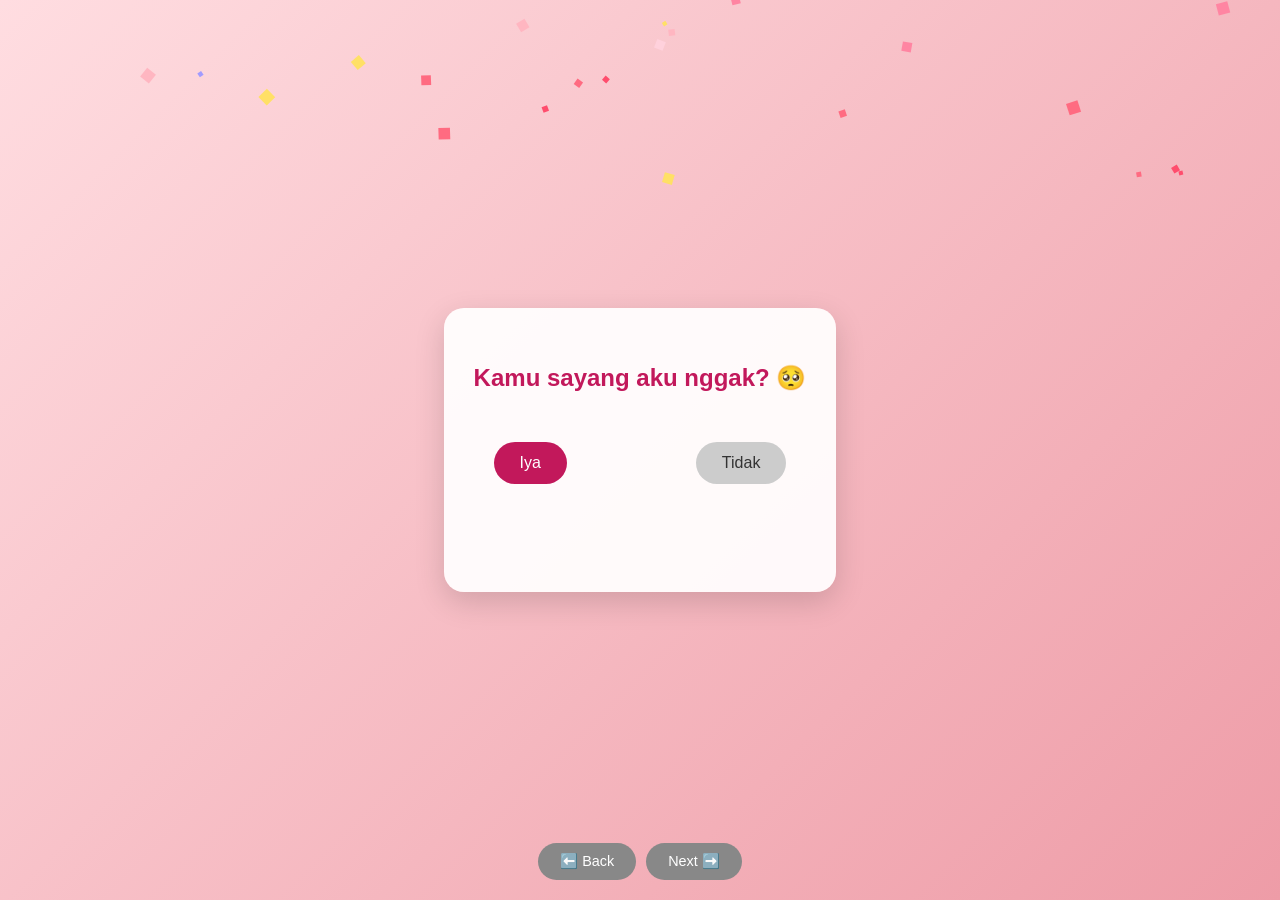
<file: pages/question.html>
<!DOCTYPE html>
<html lang="id">
<head>
  <meta charset="UTF-8">
  <title>Pertanyaan Penting ❤️</title>
  <style>
    body {
      margin: 0; min-height: 100vh;
      background: linear-gradient(135deg, #ffdde1, #ee9ca7);
      font-family: 'Poppins', sans-serif;
      display: flex; align-items: center; justify-content: center;
      position: relative; overflow: hidden;
      text-align: center; padding: 20px; box-sizing: border-box;
    }
    canvas#confetti {
      position: fixed; top: 0; left: 0;
      width: 100%; height: 100%;
      pointer-events: none; z-index: 1;
    }
    .floating-heart, .floating-star {
      position: fixed; bottom: -50px;
      pointer-events: none; z-index: 1;
      animation: floatUp linear forwards;
      opacity: 0.85;
    }
    .floating-heart { font-size: 1.5em; }
    .floating-star { font-size: 1.2em; animation-name: floatUpTwinkle; }
    @keyframes floatUp {
      0% { transform: translateY(0) translateX(0) rotate(0deg); opacity: 0.9; }
      100% { transform: translateY(-110vh) translateX(var(--drift, 20px)) rotate(360deg); opacity: 0; }
    }
    @keyframes floatUpTwinkle {
      0% { transform: translateY(0) scale(0.8); opacity: 0.9; }
      50% { transform: translateY(-55vh) scale(1.3); opacity: 1; }
      100% { transform: translateY(-110vh) scale(0.8); opacity: 0; }
    }
    .box {
      background: rgba(255,255,255,0.92);
      border-radius: 20px; padding: 40px 30px;
      box-shadow: 0 10px 30px rgba(0,0,0,0.15);
      max-width: 420px; position: relative; z-index: 2;
    }
    h1 { color: #c2185b; margin-bottom: 30px; font-size: 1.5em; cursor: pointer; }
    .btn {
      padding: 12px 26px; border: none; border-radius: 25px;
      font-size: 1em; cursor: pointer; font-family: inherit; position: absolute;
    }
    .yes-btn { background: #c2185b; color: white; }
    .no-btn { background: #ccc; color: #333; }
    .btn-area { position: relative; height: 80px; margin-top: 10px; }
    #result {
      font-size: 1.3em; color: #c2185b; font-weight: bold;
      margin-top: 20px; min-height: 30px;
    }
    .big-heart {
      position: fixed; top: 50%; left: 50%;
      transform: translate(-50%, -50%) scale(0);
      font-size: 3em; z-index: 10; pointer-events: none;
    }
    .big-heart.grow { animation: growHeart 2.5s ease-in forwards; }
    @keyframes growHeart {
      0%   { transform: translate(-50%, -50%) scale(0); opacity: 1; }
      80%  { transform: translate(-50%, -50%) scale(25); opacity: 1; }
      100% { transform: translate(-50%, -50%) scale(35); opacity: 0; }
    }
    .final-message {
      position: fixed; top: 0; left: 0; width: 100%; height: 100%;
      background: linear-gradient(135deg, #ff6b9d, #c2185b);
      display: none; align-items: center; justify-content: center;
      color: white; font-size: 1.8em; font-weight: bold;
      text-align: center; z-index: 20; padding: 30px; box-sizing: border-box;
    }
    .nav-row {
      position: fixed;
      bottom: 20px;
      left: 0; right: 0;
      display: flex; gap: 10px; justify-content: center;
      z-index: 5;
    }
    .nav-btn {
      padding: 10px 22px; border: none; border-radius: 20px;
      background: #888; color: white; font-size: 0.9em;
      cursor: pointer; font-family: inherit;
    }
  </style>
</head>
<body>
  <canvas id="confetti"></canvas>

  <div class="box" id="questionBox">
    <h1 id="eggTitle">Kamu sayang aku nggak? 🥺</h1>
    <div class="btn-area" id="btnArea">
      <button class="btn yes-btn" id="yesBtn" style="left: 20px; top: 20px;">Iya</button>
      <button class="btn no-btn" id="noBtn" style="right: 20px; top: 20px;">Tidak</button>
    </div>
    <div id="result"></div>
  </div>

  <div class="big-heart" id="bigHeart">❤️</div>
  <div class="final-message" id="finalMessage">
    Duh, aww~ makasih sayang ❤️<br>Aku sayang kamu lebih dari ini!
  </div>

  <div class="nav-row">
    <button class="nav-btn" id="backBtn">⬅️ Back</button>
    <button class="nav-btn" id="nextBtn">Next ➡️</button>
  </div>

  <script>
    const btnArea = document.getElementById('btnArea');
    const yesBtn = document.getElementById('yesBtn');
    const noBtn = document.getElementById('noBtn');
    const result = document.getElementById('result');
    const bigHeart = document.getElementById('bigHeart');
    const finalMessage = document.getElementById('finalMessage');
    const questionBox = document.getElementById('questionBox');

    const teasingTexts = [
      "Yakin nih? 😏",
      "Coba dipikir lagi deh~",
      "Eh jangan gitu dong 🥺",
      "Beneran nih jawabannya? 😢",
      "Hmm... coba lagi yuk 😤",
      "Jangan bikin aku sedih dong 😭"
    ];
    let teaseIndex = 0;

    function moveButtonsRandomly(){
      const areaWidth = btnArea.offsetWidth;
      const areaHeight = btnArea.offsetHeight;
      const yesX = Math.random() * (areaWidth - 90);
      const yesY = Math.random() * (areaHeight - 45);
      const noX = Math.random() * (areaWidth - 90);
      const noY = Math.random() * (areaHeight - 45);
      yesBtn.style.left = yesX + 'px';
      yesBtn.style.top = yesY + 'px';
      yesBtn.style.right = 'auto';
      noBtn.style.left = noX + 'px';
      noBtn.style.top = noY + 'px';
      noBtn.style.right = 'auto';
    }

    noBtn.addEventListener('click', function(){
      result.textContent = teasingTexts[teaseIndex % teasingTexts.length];
      teaseIndex++;
      moveButtonsRandomly();
    });

    yesBtn.addEventListener('click', function(){
      questionBox.style.display = 'none';
      result.textContent = '';
      bigHeart.classList.add('grow');
      setTimeout(function(){
        finalMessage.style.display = 'flex';
      }, 900);
      setTimeout(function(){
        window.location.href = "closing.html";
      }, 4000);
    });

    document.getElementById('nextBtn').addEventListener('click', function(){
      window.location.href = "closing.html";
    });

    document.getElementById('backBtn').addEventListener('click', function(){
      window.location.href = "reasons.html";
    });

    let eggTap3 = 0;
    document.getElementById("eggTitle").addEventListener("click", function(){
      eggTap3++;
      if(eggTap3 === 5){
        alert("Rahasia kecil 🎉\n\nJujur aja, nggak ada jawaban lain selain 'iya' yang aku terima. Kamu udah jadi bagian penting dalam hidupku, dan itu nggak akan berubah.");
        eggTap3 = 0;
      }
    });

    const canvas = document.getElementById('confetti');
    const ctx = canvas.getContext('2d');
    canvas.width = window.innerWidth;
    canvas.height = window.innerHeight;
    const colors = ['#ff6b81', '#ffb6c1', '#ff85a2', '#ffd1dc', '#ff4d6d', '#ffe066', '#a29bfe'];
    let confettiPieces = [];

    function spawnConfetti(){
      for(let i = 0; i < 2; i++){
        confettiPieces.push({
          x: Math.random() * canvas.width, y: -10,
          size: Math.random() * 8 + 4,
          color: colors[Math.floor(Math.random() * colors.length)],
          speed: Math.random() * 3 + 2,
          angle: Math.random() * 360,
          spin: Math.random() * 0.2 - 0.1
        });
      }
    }
    function drawConfetti(){
      ctx.clearRect(0, 0, canvas.width, canvas.height);
      confettiPieces.forEach(p => {
        ctx.save();
        ctx.translate(p.x, p.y);
        ctx.rotate(p.angle);
        ctx.fillStyle = p.color;
        ctx.fillRect(-p.size/2, -p.size/2, p.size, p.size);
        ctx.restore();
        p.y += p.speed;
        p.angle += p.spin;
      });
      confettiPieces = confettiPieces.filter(p => p.y < canvas.height + 20);
      requestAnimationFrame(drawConfetti);
    }
    setInterval(spawnConfetti, 100);
    drawConfetti();
    window.addEventListener('resize', () => {
      canvas.width = window.innerWidth;
      canvas.height = window.innerHeight;
    });

    function spawnFloatingHeart(){
      const heart = document.createElement('div');
      heart.className = 'floating-heart';
      heart.textContent = '❤️';
      heart.style.left = Math.random() * 100 + 'vw';
      heart.style.setProperty('--drift', (Math.random() * 80 - 40) + 'px');
      heart.style.animationDuration = (Math.random() * 4 + 5) + 's';
      document.body.appendChild(heart);
      setTimeout(() => heart.remove(), 9000);
    }
    setInterval(spawnFloatingHeart, 600);

    function spawnFloatingStar(){
      const star = document.createElement('div');
      star.className = 'floating-star';
      star.textContent = '✨';
      star.style.left = Math.random() * 100 + 'vw';
      star.style.setProperty('--drift', (Math.random() * 60 - 30) + 'px');
      star.style.animationDuration = (Math.random() * 4 + 6) + 's';
      document.body.appendChild(star);
      setTimeout(() => star.remove(), 10000);
    }
    setInterval(spawnFloatingStar, 700);
  </script>
</body>
</html>
</file>
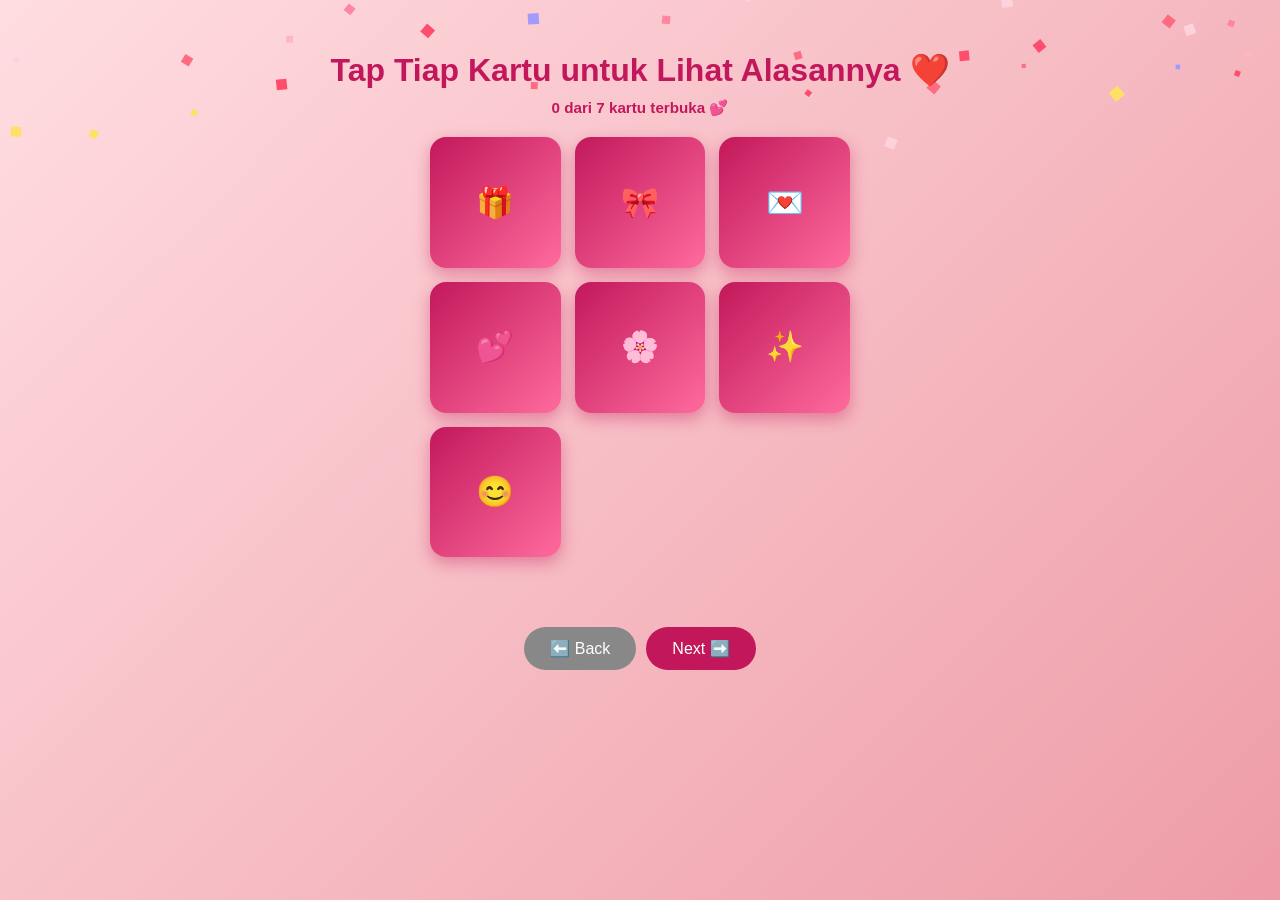
<file: pages/reasons.html>
<!DOCTYPE html>
<html lang="id">
<head>
  <meta charset="UTF-8">
  <title>Alasan Aku Sayang Kamu ❤️</title>
  <style>
    body {
      margin: 0; min-height: 100vh;
      background: linear-gradient(135deg, #ffdde1, #ee9ca7);
      font-family: 'Poppins', sans-serif;
      text-align: center; padding: 30px 16px; box-sizing: border-box;
      position: relative; overflow-x: hidden;
    }
    canvas#confetti {
      position: fixed; top: 0; left: 0;
      width: 100%; height: 100%;
      pointer-events: none; z-index: 1;
    }
    .floating-heart, .floating-star {
      position: fixed; bottom: -50px;
      pointer-events: none; z-index: 1;
      animation: floatUp linear forwards;
      opacity: 0.85;
    }
    .floating-heart { font-size: 1.5em; }
    .floating-star { font-size: 1.2em; animation-name: floatUpTwinkle; }
    @keyframes floatUp {
      0% { transform: translateY(0) translateX(0) rotate(0deg); opacity: 0.9; }
      100% { transform: translateY(-110vh) translateX(var(--drift, 20px)) rotate(360deg); opacity: 0; }
    }
    @keyframes floatUpTwinkle {
      0% { transform: translateY(0) scale(0.8); opacity: 0.9; }
      50% { transform: translateY(-55vh) scale(1.3); opacity: 1; }
      100% { transform: translateY(-110vh) scale(0.8); opacity: 0; }
    }
    h1 { color: #c2185b; margin-bottom: 10px; cursor: pointer; position: relative; z-index: 2; }
    #progress {
      color: #c2185b; font-weight: 600; margin-bottom: 20px;
      position: relative; z-index: 2; font-size: 0.95em;
    }
    .grid {
      display: grid; grid-template-columns: repeat(3, 1fr);
      gap: 14px; max-width: 420px; margin: 0 auto 30px;
      position: relative; z-index: 2;
    }
    .card { aspect-ratio: 1; perspective: 600px; cursor: pointer; }
    .card-inner {
      position: relative; width: 100%; height: 100%;
      transition: transform 0.6s; transform-style: preserve-3d;
    }
    .card.flipped .card-inner { transform: rotateY(180deg); }
    .card-front, .card-back {
      position: absolute; width: 100%; height: 100%;
      backface-visibility: hidden; border-radius: 16px;
      display: flex; align-items: center; justify-content: center;
      padding: 10px; box-sizing: border-box;
    }
    .card-front {
      background: linear-gradient(135deg, #c2185b, #ff6b9d);
      color: white;
      font-size: 1.9em;
      box-shadow: 0 6px 16px rgba(194, 24, 91, 0.4);
      animation: cardPulse 2s infinite ease-in-out;
    }
    @keyframes cardPulse {
      0%, 100% { transform: scale(1); }
      50% { transform: scale(1.05); }
    }
    .card-back {
      background: linear-gradient(135deg, #fff5f7, #ffe4ec);
      color: #b0335f;
      font-family: 'Georgia', serif;
      font-size: 0.85em;
      font-weight: 600;
      line-height: 1.4;
      letter-spacing: 0.2px;
      transform: rotateY(180deg);
      box-shadow: 0 6px 16px rgba(194, 24, 91, 0.25), inset 0 0 0 2px rgba(194, 24, 91, 0.15);
      text-shadow: 0 1px 1px rgba(255,255,255,0.5);
    }
    .card-back.special {
      background: linear-gradient(135deg, #c2185b, #ff6b9d);
      color: white;
      text-shadow: none;
    }
    #bonusMsg {
      color: #c2185b; font-weight: 700; margin-bottom: 16px;
      min-height: 24px; position: relative; z-index: 2;
    }
    .next-btn {
      padding: 12px 26px; border: none; border-radius: 25px;
      background: #c2185b; color: white; font-size: 1em;
      cursor: pointer; font-family: inherit;
      position: relative; z-index: 2;
    }
    .nav-row { display: flex; gap: 10px; justify-content: center; position: relative; z-index: 2; }
  </style>
</head>
<body>
  <canvas id="confetti"></canvas>

  <h1 id="eggTitle">Tap Tiap Kartu untuk Lihat Alasannya ❤️</h1>
  <div id="progress">0 dari 7 kartu terbuka 💕</div>
  <div class="grid" id="grid"></div>
  <div id="bonusMsg"></div>
  <div class="nav-row">
    <button class="next-btn" id="backBtn" style="background:#888;">⬅️ Back</button>
    <button class="next-btn" id="nextBtn">Next ➡️</button>
  </div>

  <script>
    const reasonsData = [
      { icon: "🌸", text: "Karena senyummu selalu bikin hariku lebih baik." },
      { icon: "💕", text: "Karena kamu sabar mendengarkan semua ceritaku." },
      { icon: "✨", text: "Karena kamu selalu ada saat aku butuh kamu." },
      { icon: "🎀", text: "Karena kamu apa adanya, dan itu yang aku suka." },
      { icon: "💌", text: "Karena bersamamu, semua terasa lebih ringan." },
      { icon: "😊", text: "Karena kamu adalah rumah yang aku tuju." },
      { icon: "🎁", text: "Mau nggak jadi bagian dari semua alasan ini selamanya?", special: true }
    ];

    function shuffle(arr){
      const a = [...arr];
      for(let i = a.length - 1; i > 0; i--){
        const j = Math.floor(Math.random() * (i + 1));
        [a[i], a[j]] = [a[j], a[i]];
      }
      return a;
    }

    const shuffledReasons = shuffle(reasonsData);
    const grid = document.getElementById('grid');
    const progressEl = document.getElementById('progress');
    const bonusMsg = document.getElementById('bonusMsg');
    let openedCount = 0;
    const totalCards = shuffledReasons.length;

    function playClickSound(){
      try {
        const ctx = new (window.AudioContext || window.webkitAudioContext)();
        const osc = ctx.createOscillator();
        const gain = ctx.createGain();
        osc.type = "sine";
        osc.frequency.setValueAtTime(880, ctx.currentTime);
        osc.frequency.exponentialRampToValueAtTime(440, ctx.currentTime + 0.15);
        gain.gain.setValueAtTime(0.15, ctx.currentTime);
        gain.gain.exponentialRampToValueAtTime(0.001, ctx.currentTime + 0.15);
        osc.connect(gain);
        gain.connect(ctx.destination);
        osc.start();
        osc.stop(ctx.currentTime + 0.15);
      } catch(e) {}
    }

    shuffledReasons.forEach((item) => {
      const card = document.createElement('div');
      card.className = 'card';
      card.innerHTML = `
        <div class="card-inner">
          <div class="card-front">${item.icon}</div>
          <div class="card-back ${item.special ? 'special' : ''}">${item.text}</div>
        </div>
      `;
      let alreadyOpened = false;
      card.addEventListener('click', function(){
        if(!alreadyOpened){
          alreadyOpened = true;
          openedCount++;
          progressEl.textContent = `${openedCount} dari ${totalCards} kartu terbuka 💕`;
          playClickSound();

          if(openedCount === totalCards){
            bonusMsg.textContent = "Yeay, semua alasan udah kebuka! 🎉";
            triggerBigConfetti();
          }
        }
        card.classList.toggle('flipped');
      });
      grid.appendChild(card);
    });

    document.getElementById('nextBtn').addEventListener('click', function(){
      window.location.href = "question.html";
    });

    document.getElementById('backBtn').addEventListener('click', function(){
      window.location.href = "gallery.html";
    });

    let eggTap5 = 0;
    document.getElementById("eggTitle").addEventListener("click", function(){
      eggTap5++;
      if(eggTap5 === 5){
        alert("Rahasia kecil 🎉\n\nSebenernya alasan aku sayang kamu nggak cukup ditulis di kartu-kartu itu — ada ratusan alasan lain yang nggak muat aku tulis semua.");
        eggTap5 = 0;
      }
    });

    const canvas = document.getElementById('confetti');
    const ctx = canvas.getContext('2d');
    canvas.width = window.innerWidth;
    canvas.height = window.innerHeight;
    const colors = ['#ff6b81', '#ffb6c1', '#ff85a2', '#ffd1dc', '#ff4d6d', '#ffe066', '#a29bfe'];
    let confettiPieces = [];
    let extraBurst = false;

    function spawnConfetti(){
      const count = extraBurst ? 6 : 2;
      for(let i = 0; i < count; i++){
        confettiPieces.push({
          x: Math.random() * canvas.width, y: -10,
          size: Math.random() * 8 + 4,
          color: colors[Math.floor(Math.random() * colors.length)],
          speed: Math.random() * 3 + 2,
          angle: Math.random() * 360,
          spin: Math.random() * 0.2 - 0.1
        });
      }
    }

    function triggerBigConfetti(){
      extraBurst = true;
      setTimeout(() => { extraBurst = false; }, 2500);
    }

    function drawConfetti(){
      ctx.clearRect(0, 0, canvas.width, canvas.height);
      confettiPieces.forEach(p => {
        ctx.save();
        ctx.translate(p.x, p.y);
        ctx.rotate(p.angle);
        ctx.fillStyle = p.color;
        ctx.fillRect(-p.size/2, -p.size/2, p.size, p.size);
        ctx.restore();
        p.y += p.speed;
        p.angle += p.spin;
      });
      confettiPieces = confettiPieces.filter(p => p.y < canvas.height + 20);
      requestAnimationFrame(drawConfetti);
    }
    setInterval(spawnConfetti, 100);
    drawConfetti();
    window.addEventListener('resize', () => {
      canvas.width = window.innerWidth;
      canvas.height = window.innerHeight;
    });

    function spawnFloatingHeart(){
      const heart = document.createElement('div');
      heart.className = 'floating-heart';
      heart.textContent = '❤️';
      heart.style.left = Math.random() * 100 + 'vw';
      heart.style.setProperty('--drift', (Math.random() * 80 - 40) + 'px');
      heart.style.animationDuration = (Math.random() * 4 + 5) + 's';
      document.body.appendChild(heart);
      setTimeout(() => heart.remove(), 9000);
    }
    setInterval(spawnFloatingHeart, 600);

    function spawnFloatingStar(){
      const star = document.createElement('div');
      star.className = 'floating-star';
      star.textContent = '✨';
      star.style.left = Math.random() * 100 + 'vw';
      star.style.setProperty('--drift', (Math.random() * 60 - 30) + 'px');
      star.style.animationDuration = (Math.random() * 4 + 6) + 's';
      document.body.appendChild(star);
      setTimeout(() => star.remove(), 10000);
    }
    setInterval(spawnFloatingStar, 700);
  </script>
</body>
</html>
</file>
<file: css/style.css>
/* ===========================
   HBD Egrrischa - Style.css
   =========================== */

*{
    margin:0;
    padding:0;
    box-sizing:border-box;
}

body{

    font-family:'Poppins',sans-serif;

    height:100vh;

    display:flex;

    justify-content:center;

    align-items:center;

    overflow:hidden;

    background:linear-gradient(135deg,#1d2671,#c33764);

    color:white;
}

/* Background Bintang */

#stars{

    position:fixed;

    top:0;
    left:0;

    width:100%;
    height:100%;

    background-image:
    radial-gradient(white 1px, transparent 1px);

    background-size:40px 40px;

    opacity:.25;

    animation:moveStars 40s linear infinite;

    z-index:-1;

}

/* Card */

.container{

    width:90%;

    max-width:520px;

    padding:40px;

    border-radius:25px;

    background:rgba(255,255,255,.12);

    backdrop-filter:blur(15px);

    text-align:center;

    box-shadow:
    0 10px 35px rgba(0,0,0,.35);

}

/* Judul */

.container h2{

    font-size:26px;

    margin-bottom:15px;

}

.container h1{

    font-size:50px;

    color:#FFD6E7;

    margin-bottom:20px;

}

.container p{

    font-size:18px;

    line-height:30px;

    margin-bottom:35px;

}

/* Button */

button{

    border:none;

    outline:none;

    cursor:pointer;

    padding:16px 35px;

    border-radius:40px;

    font-size:18px;

    background:#ff4f81;

    color:white;

    transition:.35s;

}

button:hover{

    transform:scale(1.08);

    background:#ff2f6d;

}

/* Animasi */

@keyframes moveStars{

    from{

        transform:translateY(0);

    }

    to{

        transform:translateY(-300px);

    }

}

/* Responsive */

@media(max-width:600px){

.container h1{

    font-size:38px;

}

.container h2{

    font-size:22px;

}

.container p{

    font-size:16px;

}

button{

    width:100%;

}

}
</file>
<file: css/animation.css>
/* Fade In */

.fade-in{
    animation:fadeIn 1.5s ease;
}

@keyframes fadeIn{

    from{
        opacity:0;
        transform:translateY(30px);
    }

    to{
        opacity:1;
        transform:translateY(0);
    }

}

/* Floating */

.float{

    animation:float 3s ease-in-out infinite;

}

@keyframes float{

    0%{
        transform:translateY(0);
    }

    50%{
        transform:translateY(-15px);
    }

    100%{
        transform:translateY(0);
    }

}

/* Glow */

.glow{

    animation:glow 2s infinite;

}

@keyframes glow{

    0%{
        box-shadow:0 0 5px #fff;
    }

    50%{
        box-shadow:0 0 25px #ff6fa8;
    }

    100%{
        box-shadow:0 0 5px #fff;
    }

}
</file>
<file: css/responsive.css>
@media (max-width:768px){

.container{

width:92%;
padding:25px;

}

.container h1{

font-size:34px;

}

.container h2{

font-size:22px;

}

button{

width:100%;

}

}
</file>
